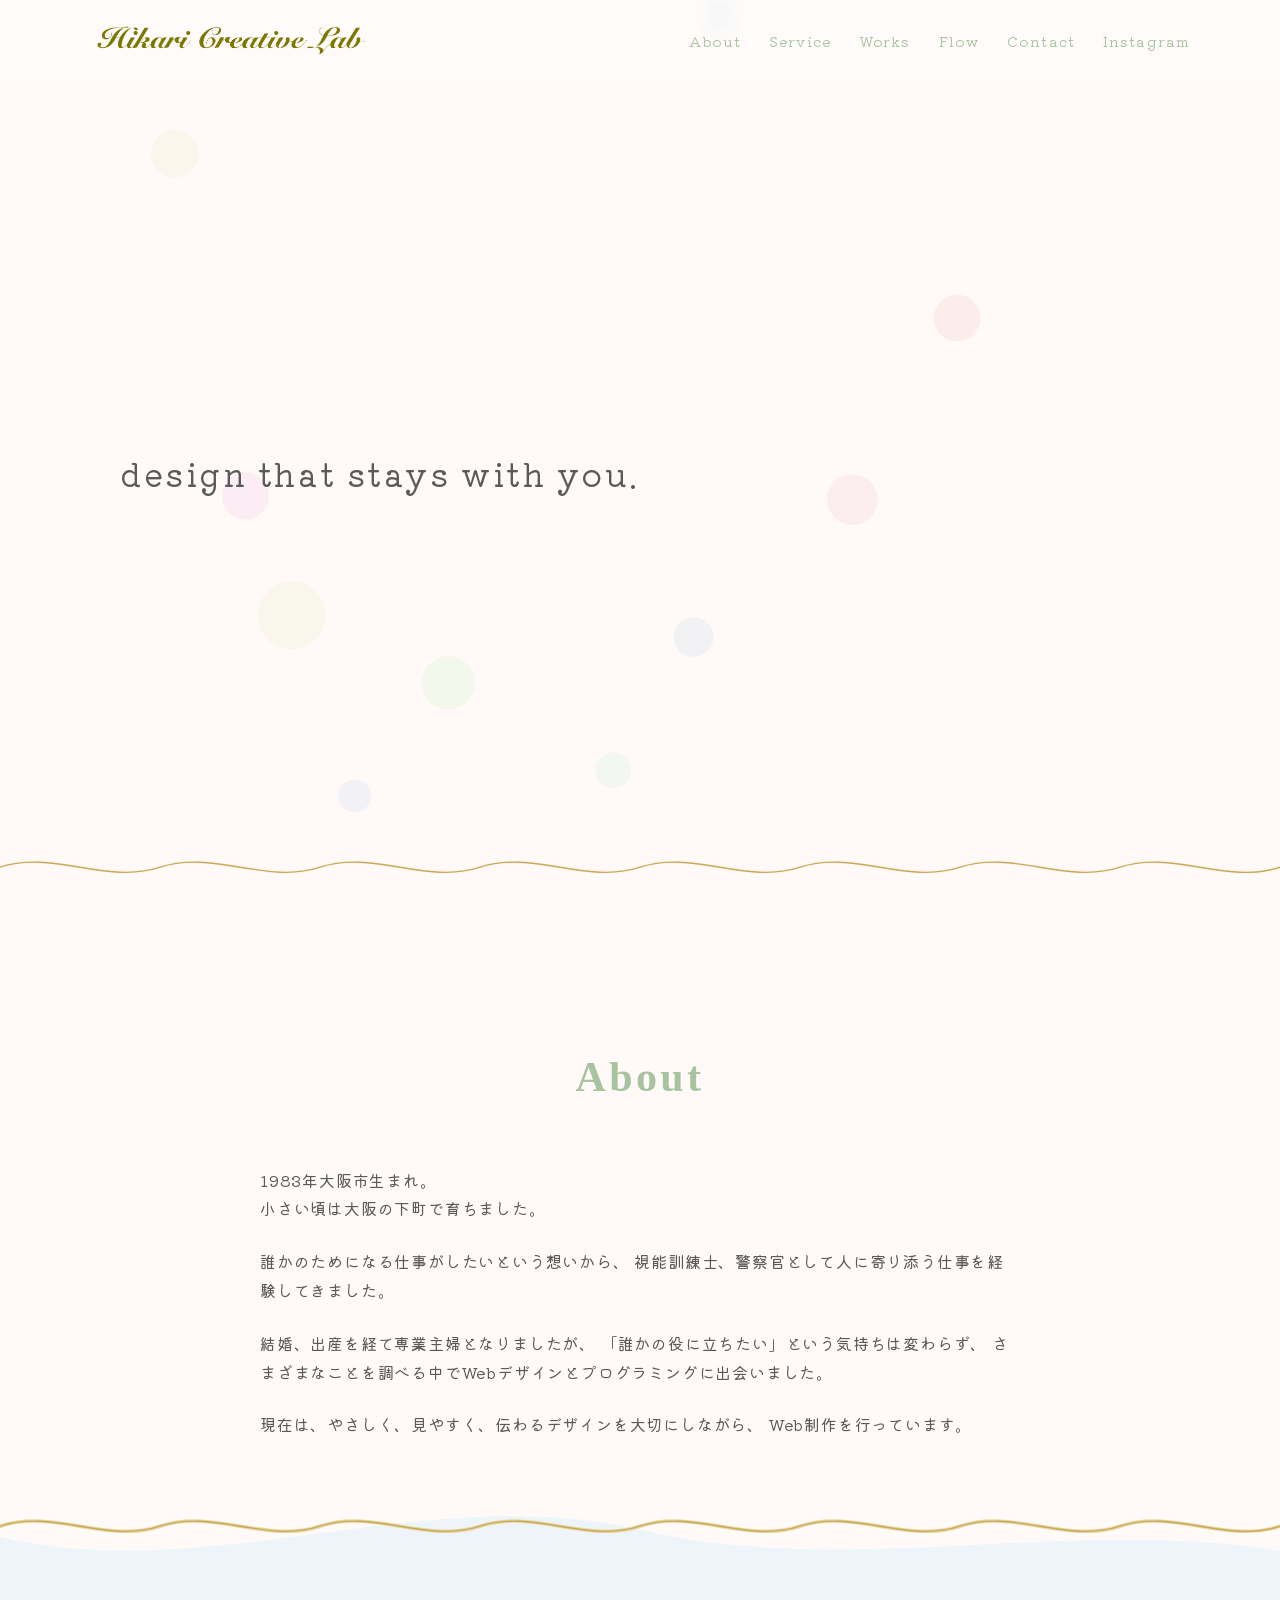
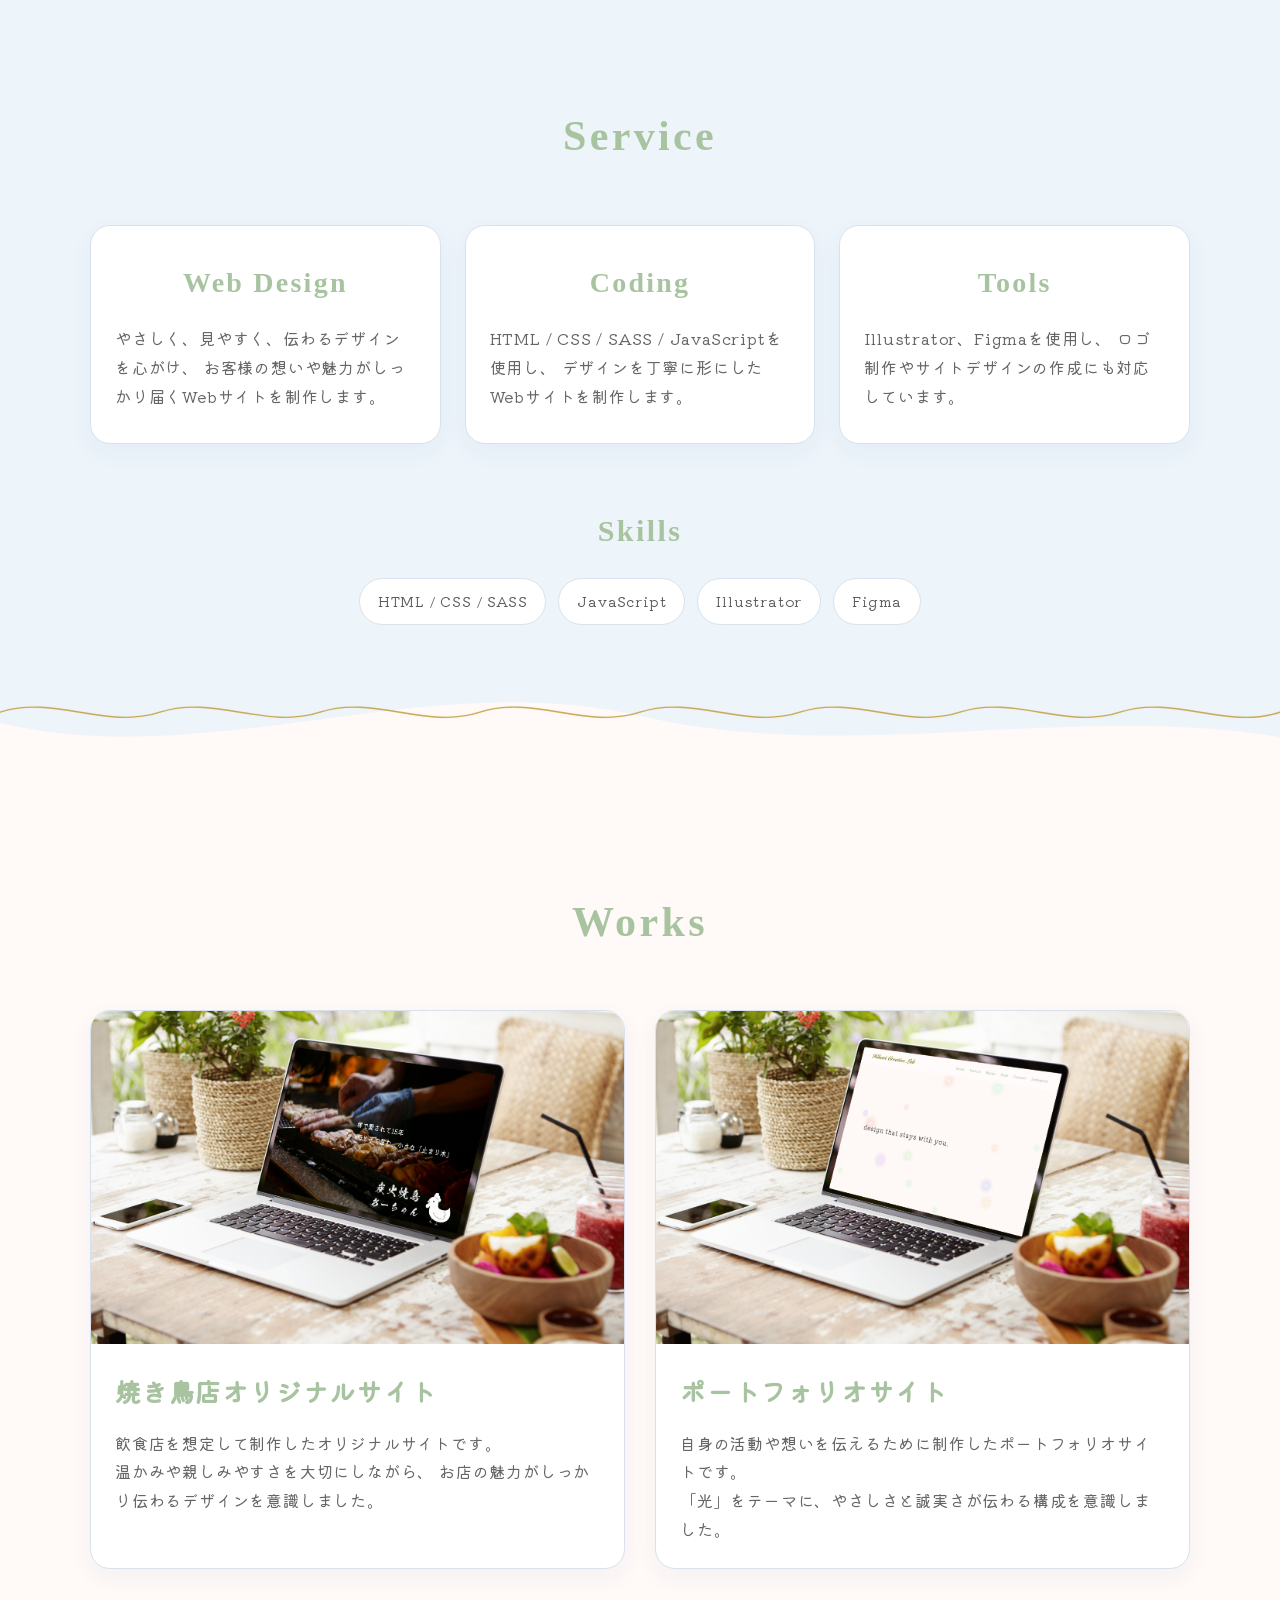
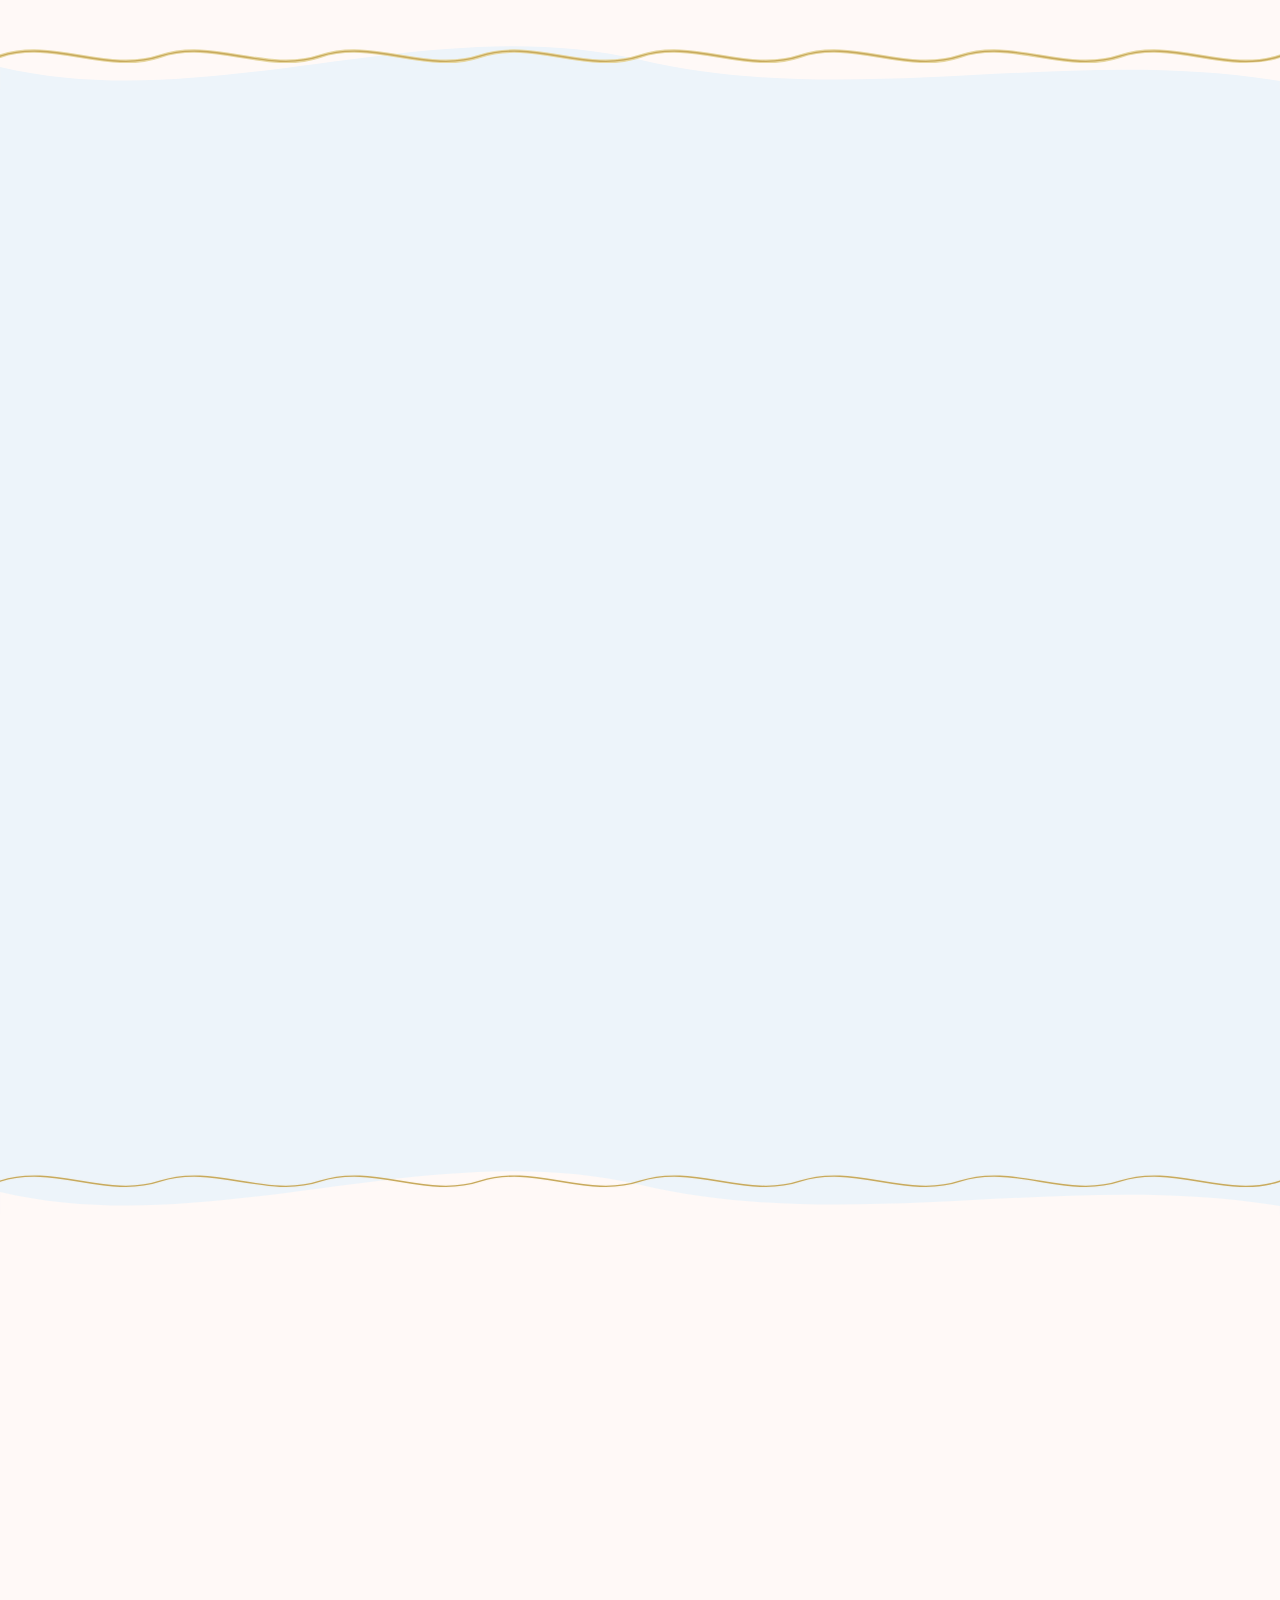
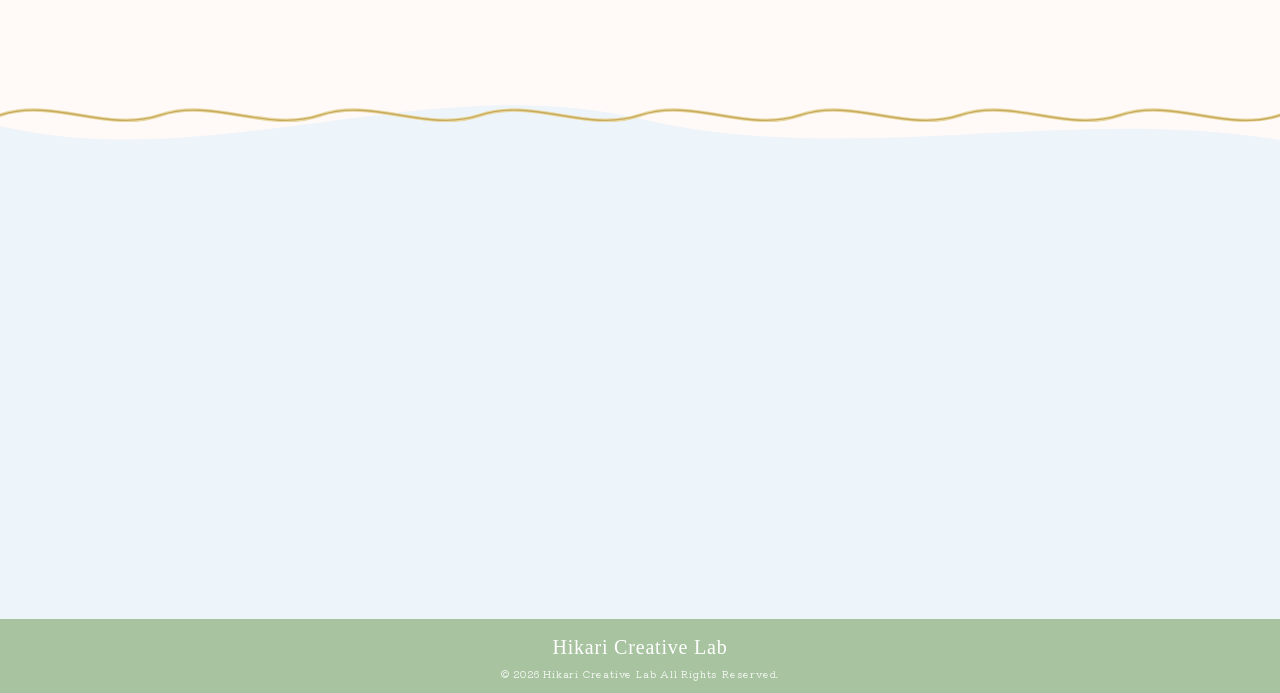
<file: index.html>
<!DOCTYPE html>
<html lang="ja">
<head>
  <meta charset="UTF-8">
  <meta name="viewport" content="width=device-width, initial-scale=1.0">
  <title>Hikari Creative Lab | ポートフォリオ</title>
  <meta name="description" content="Hikari Creative Labのポートフォリオサイトです。見る人の心に光を灯すお手伝いをコンセプトに、やさしく見やすいWebデザインを制作しています。">
  <link href="https://fonts.googleapis.com/css2?family=Kiwi+Maru&display=swap" rel="stylesheet">
  <link rel="stylesheet" href="css/style.css">
</head>

<body>
    <!-- header -->
    <header class="header">
        <div class="header-inner">
            <h1 class="header-logo">
                <a href="#top">
                    <img src="img/logo.png" alt="hikari creative lab ロゴ">
                </a>
            </h1>

            <nav class="header-nav">
                <ul class="nav-list">
                <li><a href="#about">About</a></li>
                <li><a href="#service">Service</a></li>
                <li><a href="#works">Works</a></li>
                <li><a href="#flow">Flow</a></li>
                <li><a href="#contact">Contact</a></li>
                <li><a href="#instagram">Instagram</a></li>
                </ul>
            </nav>
            <button class="menu-btn" id="menubtn" aria-label="メニューを開く">
                <span></span>
                <span></span>
                <span></span>
            </button>
        </div>
    </header>

    <main>
        <!-- fv -->
        <section class="fv" id="top">
            <canvas id="orbCanvas"></canvas>
            <div class="fv-inner">
                <p class="fv-copy typing fade-up"></p>
            </div>
        </section>

        <!-- about -->
        <section class="about section" id="about">
            <div class="section-inner fade-up">
                <h2 class="section-title en">About</h2>

                <div class="about-content">
                    <div class="about-text">
                        <p>
                        1983年大阪市生まれ。<br>
                        小さい頃は大阪の下町で育ちました。
                        </p>

                        <p>
                        誰かのためになる仕事がしたいという想いから、
                        視能訓練士、警察官として人に寄り添う仕事を経験してきました。
                        </p>

                        <p>
                        結婚、出産を経て専業主婦となりましたが、
                        「誰かの役に立ちたい」という気持ちは変わらず、
                        さまざまなことを調べる中でWebデザインとプログラミングに出会いました。
                        </p>

                        <p>
                        現在は、やさしく、見やすく、伝わるデザインを大切にしながら、
                        Web制作を行っています。
                        </p>
                    </div>
                </div>
            </div>
        </section>

        <!-- service -->
        <section class="service section" id="service">
            <div class="section-inner fade-up">
                <h2 class="section-title en">Service</h2>

                <div class="service-list">
                    <article class="service-item">
                        <h3 class="service-title en">Web Design</h3>
                        <p class="service-text">
                        やさしく、見やすく、伝わるデザインを心がけ、
                        お客様の想いや魅力がしっかり届くWebサイトを制作します。
                        </p>
                    </article>

                    <article class="service-item">
                        <h3 class="service-title en">Coding</h3>
                        <p class="service-text">
                        HTML / CSS / SASS / JavaScriptを使用し、
                        デザインを丁寧に形にしたWebサイトを制作します。
                        </p>
                    </article>

                    <article class="service-item">
                        <h3 class="service-title en">Tools</h3>
                        <p class="service-text">
                        Illustrator、Figmaを使用し、
                        ロゴ制作やサイトデザインの作成にも対応しています。
                        </p>
                    </article>
                </div>

                <div class="skills">
                    <h3 class="skills-title en">Skills</h3>
                    <ul class="skills-list">
                        <li>HTML / CSS / SASS</li>
                        <li>JavaScript</li>
                        <li>Illustrator</li>
                        <li>Figma</li>
                    </ul>
                </div>
            </div>
        </section>

        <!-- works -->
        <section class="works section" id="works">
            <div class="section-inner fade-up">
                <h2 class="section-title en">Works</h2>

                <div class="works-list">

                    <article class="works-item">
                        <a href="https://yuzumama01050106.github.io/sumibiyakitori_achan/" class="works-link" target="_blank" rel="noopener noreferrer">
                        <div class="works-image">
                            <img src="img/yakitori_site_sample.jpg" alt="焼き鳥店サイトの制作実績">
                        </div>
                        <div class="works-body">
                            <h3 class="works-title">焼き鳥店オリジナルサイト</h3>
                            <p class="works-text">
                            飲食店を想定して制作したオリジナルサイトです。<br>
                            温かみや親しみやすさを大切にしながら、
                            お店の魅力がしっかり伝わるデザインを意識しました。
                            </p>
                        </div>
                        </a>
                    </article>

                    <article class="works-item">
                        <a href="#" class="works-link" target="_blank" rel="noopener noreferrer">
                        <div class="works-image">
                            <img src="img/portfolio_site_sample.jpg" alt="ポートフォリオサイトの制作実績">
                        </div>
                        <div class="works-body">
                            <h3 class="works-title">ポートフォリオサイト</h3>
                            <p class="works-text">
                            自身の活動や想いを伝えるために制作したポートフォリオサイトです。<br>
                            「光」をテーマに、やさしさと誠実さが伝わる構成を意識しました。
                            </p>
                        </div>
                        </a>
                    </article>

                </div>
            </div>
        </section>

        <!-- flow -->
        <section class="flow section" id="flow">
            <div class="section-inner fade-up">
                <h2 class="section-title en">Flow</h2>

                <ol class="flow-list">
                    <li class="flow-item">
                        <h3 class="flow-title">01. ヒアリング</h3>
                        <p class="flow-text">
                        ご希望やお悩み、ご依頼の目的を丁寧にお伺いします。
                        </p>
                    </li>

                    <li class="flow-item">
                        <h3 class="flow-title">02. ご提案</h3>
                        <p class="flow-text">
                        ヒアリング内容をもとに、サイト構成や方向性をご提案します。
                        </p>
                    </li>

                    <li class="flow-item">
                        <h3 class="flow-title">03. 制作</h3>
                        <p class="flow-text">
                        デザインからコーディングまで、一つひとつ丁寧に制作します。
                        </p>
                    </li>

                    <li class="flow-item">
                        <h3 class="flow-title">04. 修正</h3>
                        <p class="flow-text">
                        ご確認いただきながら、必要に応じて修正対応を行います。
                        </p>
                    </li>

                    <li class="flow-item">
                        <h3 class="flow-title">05. 納品</h3>
                        <p class="flow-text">
                        完成後、最終確認を経て納品いたします。
                        </p>
                    </li>
                </ol>
            </div>
        </section>

        <!-- contact -->
        <section class="contact section" id="contact">
            <div class="section-inner fade-up">
                <h2 class="section-title en">Contact</h2>

                <p class="contact-message">
                ご相談やご依頼など、お気軽にお問い合わせください。<br>
                小さなご相談からでも大歓迎です。
                </p>

                <div class="contact-links">
                    <a href="contact.html" class="contact-btn">お問い合わせフォーム</a>
                </div>
            </div>
        </section>

        <!-- instagram -->
        <section class="instagram section" id="instagram">
            <div class="section-inner fade-up">
                <h2 class="section-title en">Instagram</h2>

                <p class="instagram-text">
                制作のことや日々の活動について発信していきます。
                </p>

                <div class="instagram-link-wrap">
                    <a href="#">
                        準備中です
                    </a>
                    <!-- <a href="https://www.instagram.com/hikari_creative_lab?igsh=MTFkMWJhMWY3NGU0bA%3D%3D&utm_source=qr" target="_blank" rel="noopener noreferrer" class="instagram-link"> -->
                </div>
            </div>
        </section>
    </main>

  <!-- footer -->
  <footer class="footer">
    <div class="footer-inner">
      <p class="footer-logo">Hikari Creative Lab</p>
      <p class="footer-copy">&copy; 2026 Hikari Creative Lab All Rights Reserved.</p>
    </div>
  </footer>

    <script src="https://code.jquery.com/jquery-3.7.1.min.js"></script>
    <script src="js/main.js"></script>

</body>
</html>
</file>
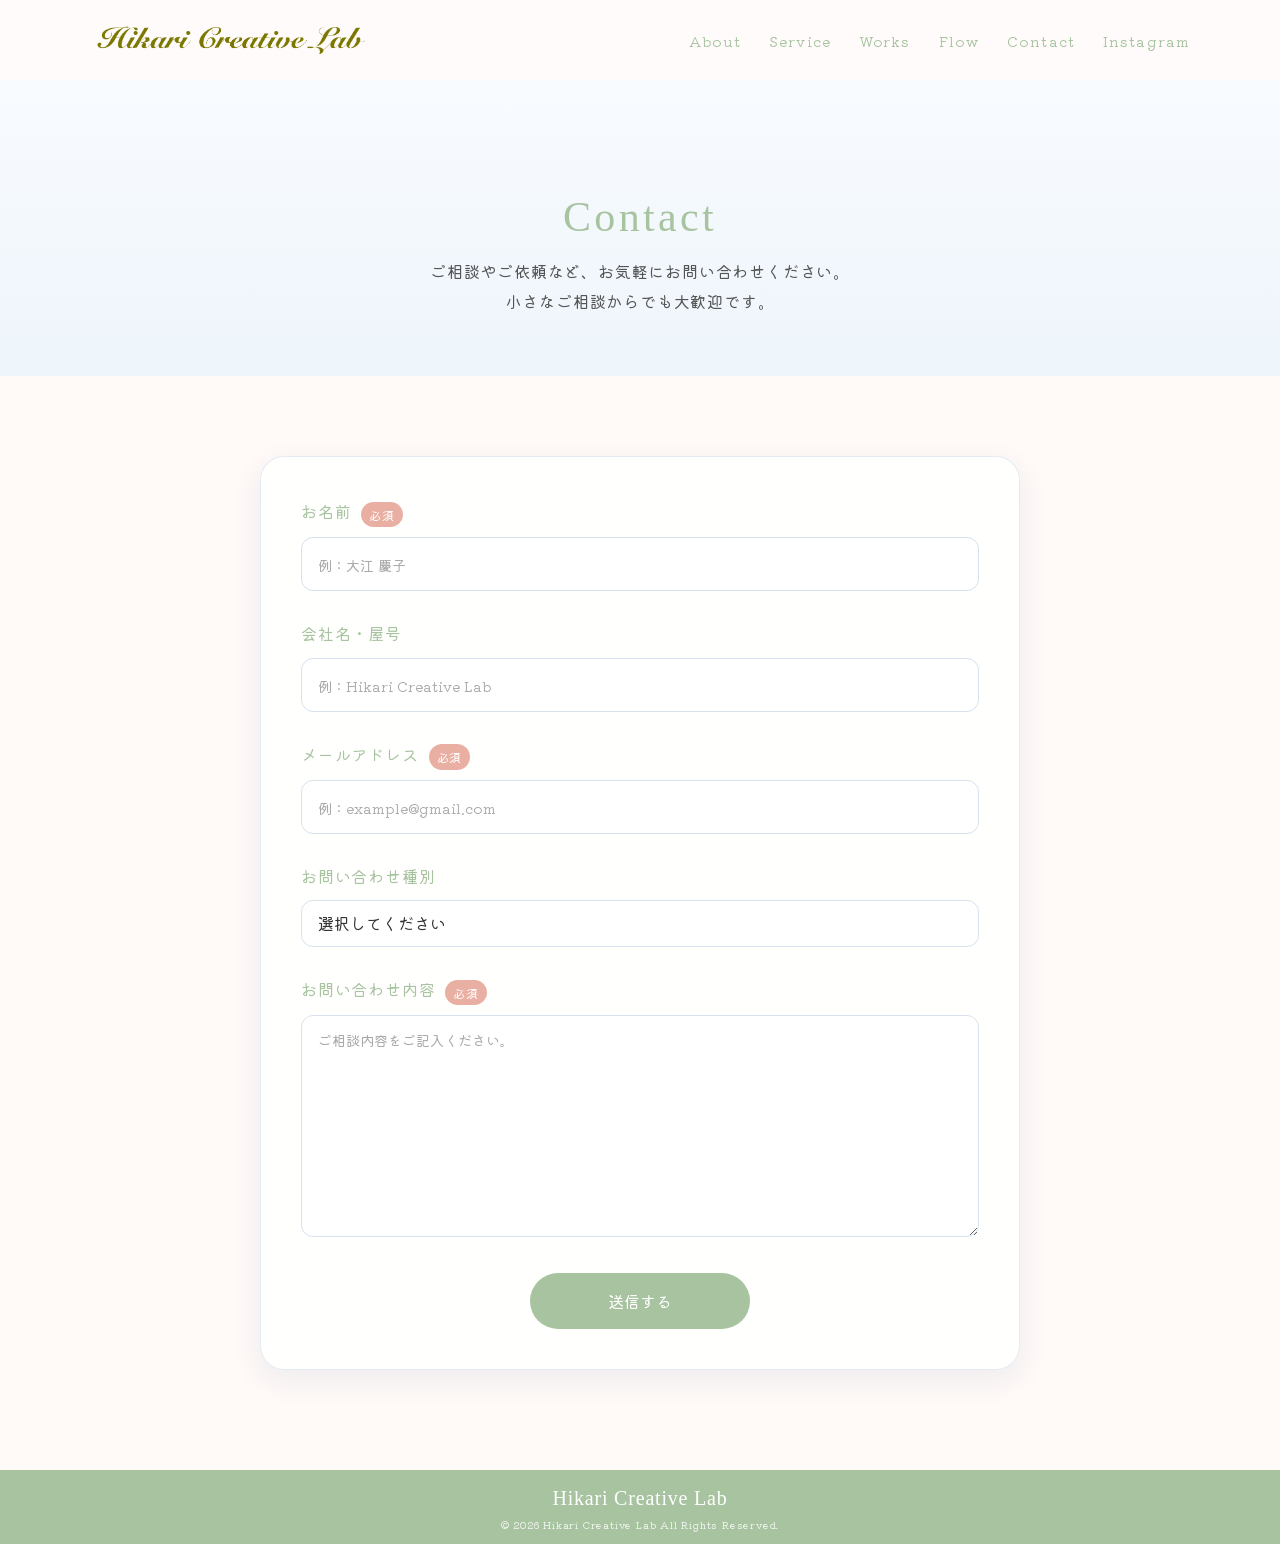
<file: contact.html>
<!DOCTYPE html>
<html lang="ja">
<head>
  <meta charset="UTF-8">
  <meta name="viewport" content="width=device-width, initial-scale=1.0">
  <title>Contact | Hikari Creative Lab</title>
  <meta name="description" content="Hikari Creative Labへのお問い合わせページです。Webデザイン・コーディングのご相談を受け付けています。">
  <link rel="preconnect" href="https://fonts.googleapis.com">
  <link rel="preconnect" href="https://fonts.gstatic.com" crossorigin>
  <link href="https://fonts.googleapis.com/css2?family=Kiwi+Maru&display=swap" rel="stylesheet">
  <link rel="stylesheet" href="css/style.css">
</head>

<body>
  <header class="header">
    <div class="header-inner">
      <h1 class="header-logo">
        <a href="index.html#top">
          <img src="img/logo.png" alt="Hikari Creative Lab ロゴ">
        </a>
      </h1>

      <nav class="header-nav">
        <ul class="nav-list">
          <li><a href="index.html#about">About</a></li>
          <li><a href="index.html#service">Service</a></li>
          <li><a href="index.html#works">Works</a></li>
          <li><a href="index.html#flow">Flow</a></li>
          <li><a href="contact.html">Contact</a></li>
          <li><a href="index.html#instagram">Instagram</a></li>
        </ul>
      </nav>
    </div>
  </header>

  <main class="contact-page">
    <section class="contact-fv">
      <div class="contact-fv-inner">
        <p class="contact-fv-sub">Contact</p>
        <p class="contact-fv-text">
          ご相談やご依頼など、お気軽にお問い合わせください。<br>
          小さなご相談からでも大歓迎です。
        </p>
      </div>
    </section>

    <section class="contact-form-section">
      <div class="contact-form-inner">
        <form action="https://formspree.io/f/xkoywawl" method="POST" class="contact-form">
          <input type="hidden" name="_subject" value="お問い合わせが届きました">
          <input type="text" name="_gotcha" style="display:none">
          <input type="hidden" name="_redirect" value="https://yuzumama01050106.github.io/hikari_creativelab/thanks.html">
          
          <div class="form-item">
            <label for="name">お名前<span class="required">必須</span></label>
            <input type="text" id="name" name="name" placeholder="例：大江 慶子" required>
          </div>

          <div class="form-item">
            <label for="company">会社名・屋号</label>
            <input type="text" id="company" name="company" placeholder="例：Hikari Creative Lab">
          </div>

          <div class="form-item">
            <label for="email">メールアドレス<span class="required">必須</span></label>
            <input type="email" id="email" name="email" placeholder="例：example@gmail.com" required>
          </div>

          <div class="form-item">
            <label for="type">お問い合わせ種別</label>
            <select id="type" name="type">
              <option value="">選択してください</option>
              <option value="website">Webサイト制作について</option>
              <option value="lp">LP制作について</option>
              <option value="design">デザインについて</option>
              <option value="other">その他</option>
            </select>
          </div>

          <div class="form-item">
            <label for="message">お問い合わせ内容<span class="required">必須</span></label>
            <textarea id="message" name="message" rows="8" placeholder="ご相談内容をご記入ください。" required></textarea>
          </div>

          <div class="form-submit">
            <button type="submit">送信する</button>
          </div>
        </form>
      </div>
    </section>
  </main>

  <footer class="footer">
    <div class="footer-inner">
      <p class="footer-logo">Hikari Creative Lab</p>
      <p class="footer-copy">&copy; 2026 Hikari Creative Lab All Rights Reserved.</p>
    </div>
  </footer>
</body>
</html>
</file>
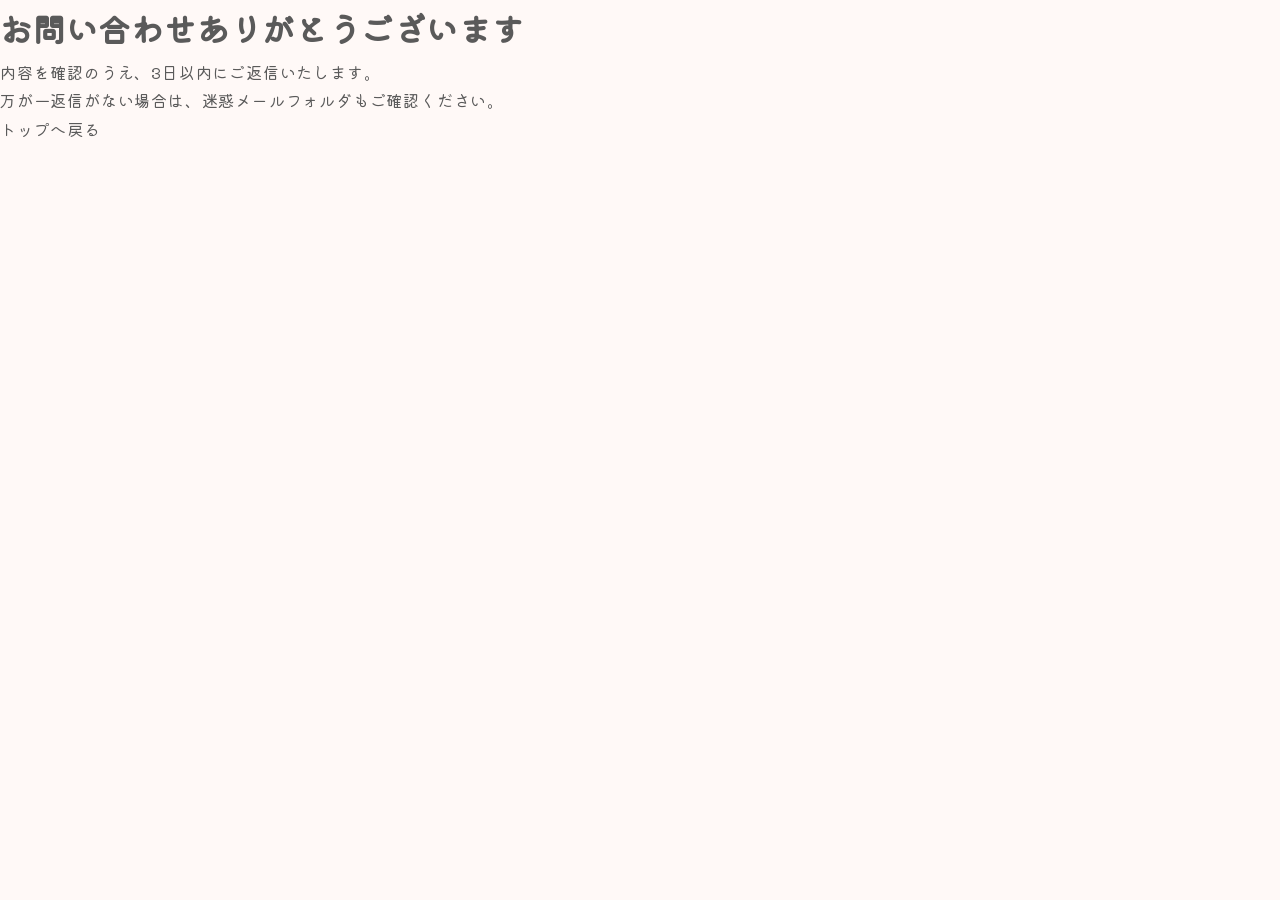
<file: thanks.html>
<!DOCTYPE html>
<html lang="ja">
<head>
  <meta charset="UTF-8">
  <meta name="viewport" content="width=device-width, initial-scale=1.0">
  <title>送信完了 | Hikari Creative Lab</title>
  <link href="https://fonts.googleapis.com/css2?family=Kiwi+Maru&display=swap" rel="stylesheet">
  <link rel="stylesheet" href="css/style.css">
</head>

<body>
  <main class="thanks-page">
    <div class="thanks-inner">
      <h1 class="thanks-title">お問い合わせありがとうございます</h1>

      <p class="thanks-text">
        内容を確認のうえ、3日以内にご返信いたします。<br>
        万が一返信がない場合は、迷惑メールフォルダもご確認ください。
      </p>

      <a href="index.html" class="thanks-btn">トップへ戻る</a>
    </div>
  </main>
</body>
</html>
</file>
<file: css/style.css>
html {
  font-size: 100%;
  scroll-behavior: smooth;
}

body {
  margin: 0;
  font-family: "Kiwi Maru", serif;
  letter-spacing: 0.05em;
  color: #5A5A5A;
  background-color: #FFF9F7;
  line-height: 1.8;
}

img {
  width: 100%;
  display: block;
}

a {
  color: inherit;
  text-decoration: none;
  transition: opacity 0.3s ease;
}
a:hover {
  opacity: 0.75;
}

ul,
ol {
  list-style: none;
  padding: 0;
  margin: 0;
}

p,
h1,
h2,
h3,
h4,
li {
  margin: 0;
}

.section {
  padding: 100px 0;
}
@media screen and (max-width: 768px) {
  .section {
    padding: 70px 0;
  }
}

.section-inner {
  width: min(90%, 1100px);
  margin: 0 auto;
}

.section-title {
  margin-bottom: 50px;
  font-size: clamp(28px, 4vw, 42px);
  font-family: "Georgia", "Times New Roman", serif;
  color: #A8C3A0;
  text-align: center;
  letter-spacing: 0.08em;
}
@media screen and (max-width: 768px) {
  .section-title {
    margin-bottom: 35px;
  }
}

.fade-up {
  opacity: 0;
  transform: translateY(40px);
  transition: opacity 2s ease, transform 2s ease;
}
.fade-up.show {
  opacity: 1;
  transform: translateY(0);
}

.en {
  font-family: "Sacramento", cursive;
  letter-spacing: 0.08em;
}

.section {
  position: relative;
  padding: 140px 20px 120px;
  overflow: visible;
}

.section-inner {
  position: relative;
  z-index: 4;
}

.service::before,
.flow::before,
.instagram::before {
  content: "";
  position: absolute;
  top: -79px;
  left: 0;
  width: 100%;
  height: 80px;
  background: url("../img/wave1.svg") no-repeat center top;
  background-size: cover;
  z-index: 3;
  pointer-events: none;
}

.about::before,
.works::before,
.contact::before {
  content: "";
  position: absolute;
  top: -79px;
  left: 0;
  width: 100%;
  height: 80px;
  background: url("../img/wave2.svg") no-repeat center top;
  background-size: cover;
  z-index: 3;
  pointer-events: none;
}

.header {
  position: fixed;
  top: 0;
  left: 0;
  width: 100%;
  background: rgba(255, 255, 255, 0.4);
  backdrop-filter: blur(10px);
  z-index: 100;
}
.header .header-inner {
  width: min(90%, 1100px);
  margin: 0 auto;
  height: 80px;
  display: flex;
  justify-content: space-between;
  align-items: center;
  position: relative;
}
@media screen and (max-width: 768px) {
  .header .header-inner {
    height: 70px;
  }
}
.header .header-logo a {
  display: block;
}
.header .header-logo img {
  height: 40px;
  width: auto;
  display: block;
  margin-top: 6px;
}
@media screen and (max-width: 768px) {
  .header .header-logo img {
    height: 42px;
  }
}
@media screen and (max-width: 768px) {
  .header .header-nav {
    position: fixed;
    inset: 0;
    background: rgba(247, 250, 252, 0.95);
    backdrop-filter: blur(10px);
    display: flex;
    justify-content: center;
    align-items: flex-start;
    padding-top: 120px;
    opacity: 0;
    visibility: hidden;
    transition: opacity 0.35s ease, visibility 0.35s ease;
    z-index: 110;
  }
}
.header .header-nav .nav-list {
  display: flex;
  gap: 28px;
}
@media screen and (max-width: 768px) {
  .header .header-nav .nav-list {
    flex-direction: column;
    align-items: center;
    gap: 28px;
    transform: translateY(10px);
    transition: transform 0.35s ease;
  }
}
.header .header-nav .nav-list li a {
  font-size: 14px;
  color: #A8C3A0;
  letter-spacing: 0.08em;
  line-height: 1.2;
}
@media screen and (max-width: 768px) {
  .header .header-nav .nav-list li a {
    font-size: 24px;
  }
}
.header .menu-btn {
  display: none;
  width: 42px;
  height: 42px;
  background: transparent;
  border: none;
  cursor: pointer;
  position: relative;
  z-index: 120;
}
@media screen and (max-width: 768px) {
  .header .menu-btn {
    display: block;
  }
}
.header .menu-btn span {
  position: absolute;
  left: 8px;
  width: 26px;
  height: 1.5px;
  background-color: #A8C3A0;
  border-radius: 999px;
  transition: 0.3s ease;
}
.header .menu-btn span:nth-child(1) {
  top: 12px;
}
.header .menu-btn span:nth-child(2) {
  top: 20px;
}
.header .menu-btn span:nth-child(3) {
  top: 28px;
}
@media screen and (max-width: 768px) {
  .header.open .header-nav {
    opacity: 1;
    visibility: visible;
    height: 100vh;
  }
  .header.open .nav-list {
    transform: translateY(0);
  }
  .header.open .menu-btn span:nth-child(1) {
    top: 20px;
    transform: rotate(45deg);
  }
  .header.open .menu-btn span:nth-child(2) {
    opacity: 0;
  }
  .header.open .menu-btn span:nth-child(3) {
    top: 20px;
    transform: rotate(-45deg);
  }
}

.fv {
  height: calc(100vh - 80px);
  padding-top: 80px;
  position: relative;
  overflow: hidden;
}
.fv canvas {
  position: absolute;
  top: 0;
  left: 0;
  width: 100%;
  height: 100%;
}
.fv .fv-inner {
  display: flex;
  align-items: center;
  justify-content: flex-start;
  padding-left: 120px;
  height: 100%;
}
@media screen and (max-width: 768px) {
  .fv .fv-inner {
    padding-left: 20px;
    padding-right: 20px;
  }
}
.fv .fv-copy {
  max-width: 520px;
  margin-bottom: 32px;
  font-size: clamp(22px, 3vw, 32px);
  line-height: 1.8;
  letter-spacing: 0.08em;
  font-family: "Kiwi Maru", serif;
  color: #5A5A5A;
}
.fv .delay {
  transition-delay: 0.4s;
}

.about .about-content {
  max-width: 760px;
  margin: 0 auto;
}
.about .about-text p {
  font-size: clamp(15px, 1.6vw, 16px);
  margin-bottom: 24px;
  color: #5A5A5A;
}
.about .about-text p:last-child {
  margin-bottom: 0;
}

.service {
  background-color: #EDF4FA;
}
.service .service-list {
  display: grid;
  grid-template-columns: repeat(3, 1fr);
  gap: 24px;
  margin-bottom: 60px;
}
@media screen and (max-width: 768px) {
  .service .service-list {
    grid-template-columns: 1fr;
    margin-bottom: 40px;
  }
}
.service .service-item {
  background-color: #FFFFFF;
  border: 1px solid #D9E2EC;
  border-radius: 20px;
  padding: 32px 24px;
  box-shadow: 0 8px 24px rgba(44, 95, 158, 0.05);
}
.service .service-title {
  margin-bottom: 16px;
  font-size: clamp(20px, 2.5vw, 28px);
  color: #A8C3A0;
  text-align: center;
}
.service .service-text {
  font-size: clamp(15px, 1.6vw, 16px);
  color: #666666;
}
.service .skills {
  max-width: 700px;
  margin: 0 auto;
  text-align: center;
}
.service .skills-title {
  margin-bottom: 20px;
  font-size: clamp(22px, 2.5vw, 30px);
  color: #A8C3A0;
}
.service .skills-list {
  display: flex;
  flex-wrap: wrap;
  justify-content: center;
  gap: 12px;
}
.service .skills-list li {
  padding: 10px 18px;
  background-color: #FFFFFF;
  border: 1px solid #D9E2EC;
  border-radius: 999px;
  font-size: 14px;
  color: #5A5A5A;
}

.works .works-list {
  display: grid;
  grid-template-columns: repeat(2, 1fr);
  gap: 30px;
}
@media screen and (max-width: 768px) {
  .works .works-list {
    grid-template-columns: 1fr;
  }
}
.works .works-item {
  background-color: #FFFFFF;
  border-radius: 20px;
  overflow: hidden;
  border: 1px solid #D9E2EC;
  box-shadow: 0 8px 24px rgba(44, 95, 158, 0.05);
}
.works .works-link {
  display: block;
  height: 100%;
}
.works .works-image img {
  aspect-ratio: 16/10;
  object-fit: cover;
}
.works .works-body {
  padding: 24px;
}
.works .works-title {
  margin-bottom: 14px;
  font-size: clamp(20px, 2vw, 26px);
  color: #A8C3A0;
}
.works .works-text {
  font-size: clamp(15px, 1.6vw, 16px);
  color: #666666;
}

.flow {
  background-color: #EDF4FA;
}
.flow .flow-list {
  max-width: 760px;
  margin: 0 auto;
  display: grid;
  gap: 20px;
}
.flow .flow-item {
  background-color: #FFFFFF;
  border-radius: 18px;
  padding: 24px;
  border: 1px solid #D9E2EC;
  box-shadow: 0 8px 20px rgba(44, 95, 158, 0.04);
}
.flow .flow-title {
  margin-bottom: 10px;
  font-size: clamp(18px, 2vw, 24px);
  color: #A8C3A0;
}
.flow .flow-text {
  font-size: clamp(15px, 1.6vw, 16px);
  color: #666666;
}

.contact .contact-message {
  margin-bottom: 30px;
  text-align: center;
  font-size: clamp(15px, 1.6vw, 16px);
  color: #666666;
}
.contact .contact-links {
  text-align: center;
}
.contact .contact-btn {
  display: inline-block;
  min-width: 260px;
  padding: 16px 24px;
  background-color: #E9AFA3;
  color: #FFFFFF;
  font-size: 16px;
  font-weight: bold;
  box-shadow: 0 10px 20px rgba(255, 127, 80, 0.22);
  transition: transform 0.3s ease, opacity 0.3s ease;
}
.contact .contact-btn:hover {
  opacity: 1;
  transform: translateY(-3px);
}

.contact-page {
  padding-top: 80px;
}

.contact-fv {
  padding: 100px 0 60px;
  background: linear-gradient(180deg, #f8fbff 0%, #eef5fb 100%);
}
.contact-fv .contact-fv-inner {
  width: min(90%, 900px);
  margin: 0 auto;
  text-align: center;
}
.contact-fv .contact-fv-sub {
  margin-bottom: 0px;
  font-size: clamp(28px, 4vw, 42px);
  font-family: "Georgia", "Times New Roman", serif;
  color: #A8C3A0;
  text-align: center;
  letter-spacing: 0.08em;
}
@media screen and (max-width: 768px) {
  .contact-fv .contact-fv-sub {
    margin-bottom: 35px;
  }
}
.contact-fv .contact-fv-text {
  font-size: 16px;
  line-height: 1.9;
  color: #555;
}

.contact-form-section {
  padding: 80px 0 100px;
}

.contact-form-inner {
  width: min(90%, 760px);
  margin: 0 auto;
}

.contact-form {
  padding: 40px;
  background-color: rgba(255, 255, 255, 0.88);
  border: 1px solid rgba(44, 95, 158, 0.12);
  border-radius: 24px;
  box-shadow: 0 10px 30px rgba(44, 95, 158, 0.08);
}
@media screen and (max-width: 768px) {
  .contact-form {
    padding: 24px 18px;
  }
}

.form-item {
  margin-bottom: 28px;
}
.form-item label {
  display: block;
  margin-bottom: 10px;
  font-size: 16px;
  color: #A8C3A0;
}
.form-item input,
.form-item select,
.form-item textarea {
  width: 100%;
  padding: 14px 16px;
  font-size: 16px;
  font-family: "Kiwi Maru", serif;
  color: #333;
  background-color: #fff;
  border: 1px solid #d7e2ee;
  border-radius: 12px;
  box-sizing: border-box;
  appearance: none;
  transition: all 0.25s ease;
}
.form-item input:focus,
.form-item select:focus,
.form-item textarea:focus {
  outline: none;
  border-color: #FF7F50;
  box-shadow: 0 0 0 3px rgba(255, 127, 80, 0.15);
  background-color: #fff;
}
.form-item input::placeholder,
.form-item select::placeholder,
.form-item textarea::placeholder {
  color: #aaa;
  font-size: 14px;
}
.form-item textarea {
  resize: vertical;
}

.required {
  display: inline-block;
  margin-left: 10px;
  padding: 2px 8px;
  font-size: 12px;
  color: #fff;
  background-color: #E9AFA3;
  border-radius: 999px;
  vertical-align: middle;
}

.form-submit {
  text-align: center;
}
.form-submit button {
  min-width: 220px;
  padding: 16px 24px;
  font-size: 16px;
  font-family: "Kiwi Maru", serif;
  color: #fff;
  background-color: #A8C3A0;
  border: none;
  border-radius: 999px;
  cursor: pointer;
  transition: 0.3s ease;
}
.form-submit button:hover {
  opacity: 0.9;
  transform: translateY(-2px);
}

.instagram {
  background: #EDF4FA;
}
.instagram .instagram-text {
  margin-bottom: 28px;
  text-align: center;
  font-size: clamp(15px, 1.6vw, 16px);
  color: #666666;
}
.instagram .instagram-link-wrap {
  text-align: center;
}
.instagram .instagram-link {
  display: inline-block;
  padding: 14px 24px;
  border: 1px solid #A8C3A0;
  color: #EDF4FA;
  background-color: transparent;
  transition: all 0.3s ease;
}
.instagram .instagram-link:hover {
  background-color: #A8C3A0;
  color: #FFFFFF;
  opacity: 1;
}

.footer {
  padding: 10px 0;
  background-color: #A8C3A0;
  color: #FFFFFF;
}
.footer .footer-inner {
  width: min(90%, 1100px);
  margin: 0 auto;
  text-align: center;
}
.footer .footer-logo {
  font-size: clamp(15px, 2vw, 20px);
  font-family: "Georgia", "Times New Roman", serif;
}
.footer .footer-copy {
  font-size: 10px;
  opacity: 0.9;
}/*# sourceMappingURL=style.css.map */
</file>
